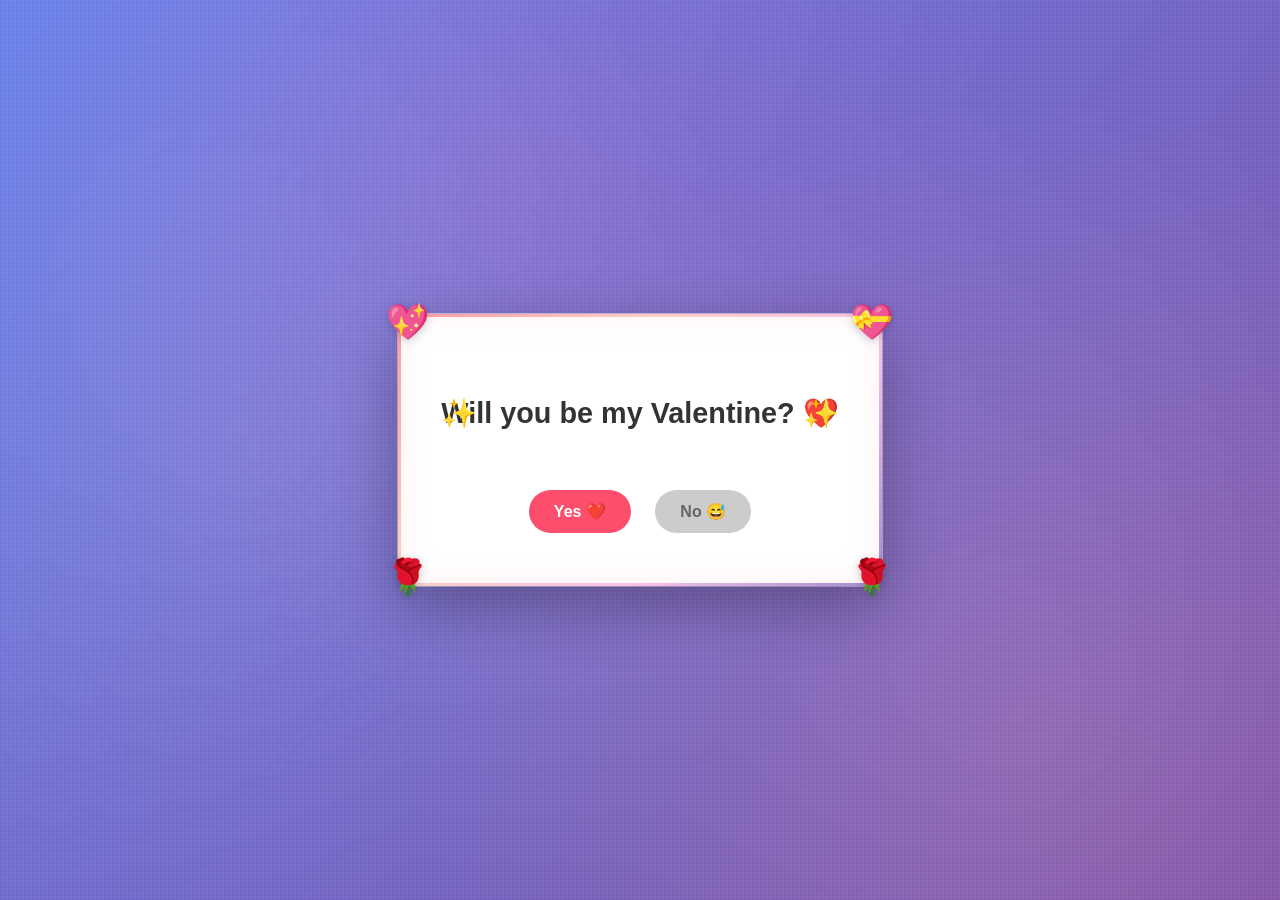
<file: index.html>
<!DOCTYPE html>
<html lang="en">
<head>
    <meta charset="UTF-8">
    <meta name="viewport" content="width=device-width, initial-scale=1.0">
    <title>Will You Be My Valentine? ❤️</title>
    <link rel="stylesheet" href="style.css">
</head>
<body>

<div class="card">
    <div class="card-decoration-left">🌹</div>
    <div class="card-decoration-right">🌹</div>
    <h1 id="question">Will you be my Valentine? ❤️</h1>
    <button id="yesBtn" aria-label="Say yes to being my Valentine">Yes ❤️</button>
    <button id="noBtn" aria-label="Decline (but you really shouldn't)">No 😅</button>
</div>

<script src="script.js"></script>
</body>
</html>
</file>
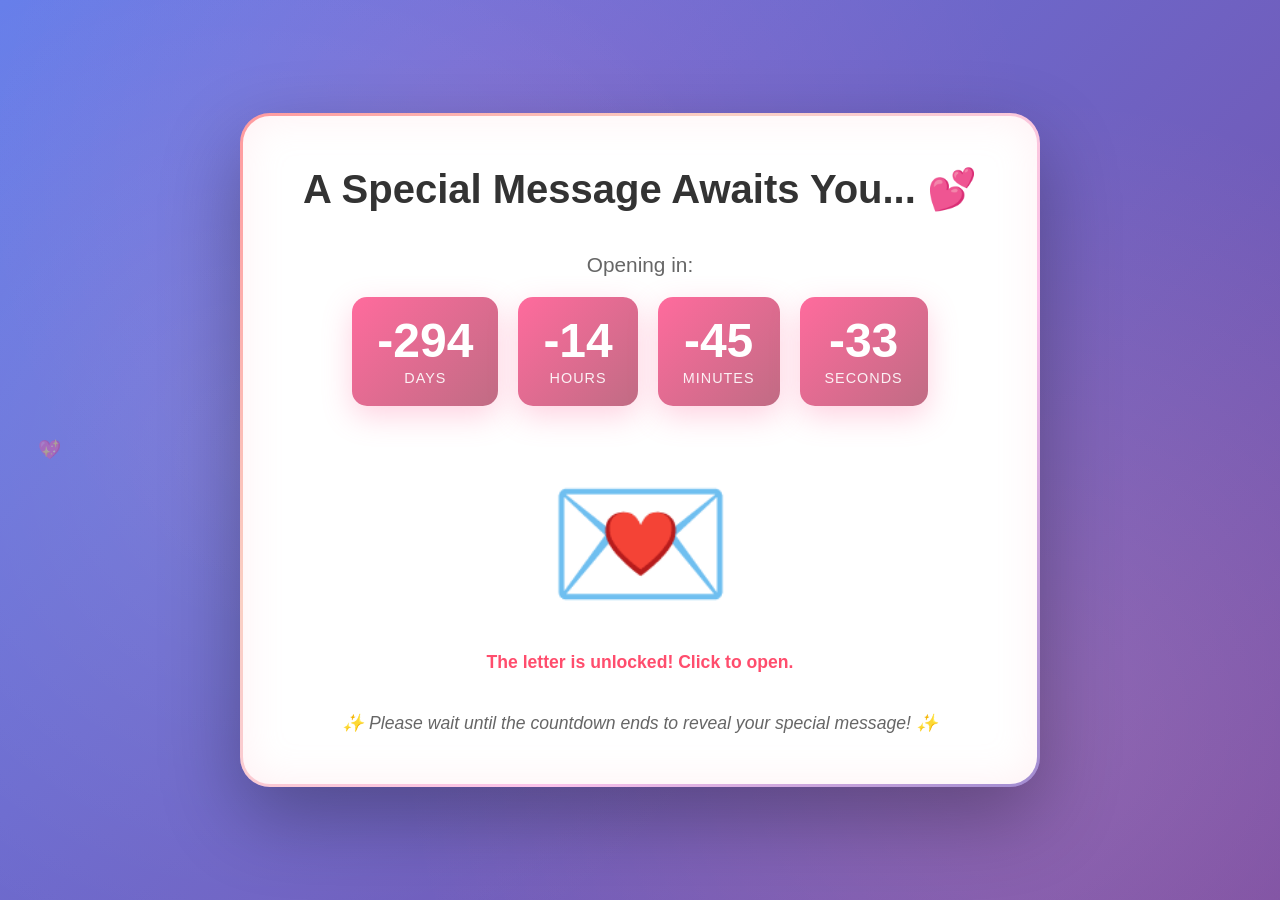
<file: countdown.html>
<!DOCTYPE html>
<html lang="en">
<head>
    <meta charset="UTF-8">
    <meta name="viewport" content="width=device-width, initial-scale=1.0">
    <title>A Special Message Awaits... 💌</title>
    <link rel="stylesheet" href="countdown-style.css">
</head>
<body>

<div class="container">
    <h1 class="title">A Special Message Awaits You... 💕</h1>
    
    <div class="countdown-section">
        <p class="countdown-label">Opening in:</p>
        <div class="countdown" id="countdown">
            <div class="time-box">
                <span class="time-value" id="days">00</span>
                <span class="time-label">Days</span>
            </div>
            <div class="time-box">
                <span class="time-value" id="hours">00</span>
                <span class="time-label">Hours</span>
            </div>
            <div class="time-box">
                <span class="time-value" id="minutes">00</span>
                <span class="time-label">Minutes</span>
            </div>
            <div class="time-box">
                <span class="time-value" id="seconds">00</span>
                <span class="time-label">Seconds</span>
            </div>
        </div>
    </div>

    <div class="letter-container">
        <div class="letter-wrapper" id="letterWrapper">
            <div class="lock-icon" id="lockIcon">🔒</div>
            <div class="letter-envelope" id="letterEnvelope">
                💌
            </div>
            <div class="lock-message" id="lockMessage">
                Locked until February 14, 2026 at 8:00 PM
            </div>
        </div>
    </div>

    <div class="hint-text">
        <p>✨ Please wait until the countdown ends to reveal your special message! ✨</p>
    </div>
</div>

<script src="countdown-script.js"></script>
</body>
</html>
</file>
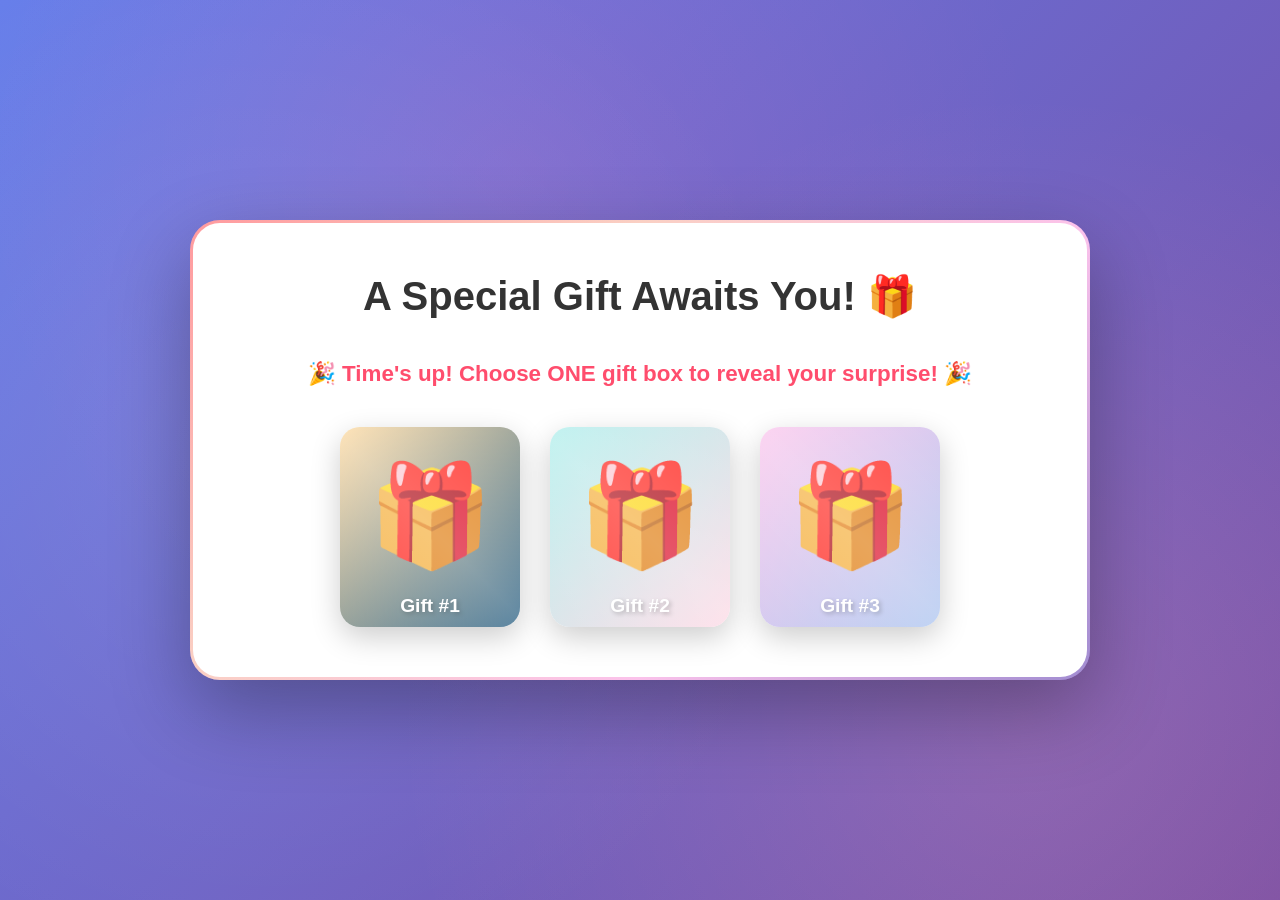
<file: gift-countdown.html>
<!DOCTYPE html>
<html lang="en">
<head>
    <meta charset="UTF-8">
    <meta name="viewport" content="width=device-width, initial-scale=1.0">
    <title>Choose Your Gift! 🎁</title>
    <link rel="stylesheet" href="gift-countdown-style.css">
</head>
<body>

<div class="container">
    <h1 class="title">A Special Gift Awaits You! 🎁</h1>
    
    <div class="countdown-section" id="countdownSection">
        <p class="countdown-label">Gift unlocks in:</p>
        <div class="countdown" id="countdown">
            <div class="time-box">
                <span class="time-value" id="hours">00</span>
                <span class="time-label">Hours</span>
            </div>
            <div class="time-box">
                <span class="time-value" id="minutes">00</span>
                <span class="time-label">Minutes</span>
            </div>
            <div class="time-box">
                <span class="time-value" id="seconds">00</span>
                <span class="time-label">Seconds</span>
            </div>
        </div>
        <div class="hint-text">
            <p>✨ Choose wisely when the time comes... or does it matter? 😏 ✨</p>
        </div>
    </div>

    <div class="gift-selection-section" id="giftSection" style="display: none;">
        <p class="selection-instruction">🎉 Time's up! Choose ONE gift box to reveal your surprise! 🎉</p>
        <div class="gift-boxes">
            <div class="gift-box" data-gift="1">
                <div class="gift-icon">🎁</div>
                <p class="gift-label">Gift #1</p>
                <div class="gift-shine"></div>
            </div>
            <div class="gift-box" data-gift="2">
                <div class="gift-icon">🎁</div>
                <p class="gift-label">Gift #2</p>
                <div class="gift-shine"></div>
            </div>
            <div class="gift-box" data-gift="3">
                <div class="gift-icon">🎁</div>
                <p class="gift-label">Gift #3</p>
                <div class="gift-shine"></div>
            </div>
        </div>
    </div>
</div>

<div class="voucher-section" id="voucherSection" style="display: none;">
    <div class="voucher-card" id="voucherCard">
        <div class="voucher-header">
            <h2>🎉 Congratulations! 🎉</h2>
            <div class="confetti-container"></div>
        </div>
        <div class="voucher-body">
            <div class="voucher-stamp">
                <div class="stamp-circle">
                    <span class="stamp-text">VALID</span>
                    <span class="stamp-icon">💕</span>
                </div>
            </div>
            <h3 class="voucher-title">✨ Date Voucher ✨</h3>
            <div class="voucher-content">
                <p class="voucher-main-text">
                    You've earned a <strong>Special Date Voucher</strong> for ONE amazing day with me! 💖
                </p>
                <div class="voucher-details">
                    <div class="detail-item">
                        <span class="detail-icon">📅</span>
                        <span class="detail-text"><strong>Valid:</strong> Within This Year</span>
                    </div>
                    <div class="detail-item">
                        <span class="detail-icon">⏰</span>
                        <span class="detail-text"><strong>Redeem:</strong> Saturday or Sunday or Holiday</span>
                    </div>
                    <div class="detail-item">
                        <span class="detail-icon">💑</span>
                        <span class="detail-text"><strong>Duration:</strong> Full Day Together</span>
                    </div>
                </div>
                <div class="voucher-code">
                    <p class="code-label">Voucher Code:</p>
                    <p class="code-value">LOVE2026</p>
                </div>
                <div class="voucher-instructions">
                    <p class="instruction-text">
                        📸 <strong>To Claim:</strong> Screenshot this voucher and send it to me! 
                    </p>
                    <p class="instruction-subtext">
                        Let me know which day works best for you! 💕
                    </p>
                </div>
            </div>
            <div class="voucher-footer">
                <p class="footer-note">Non-transferable • One-time use • Made with love ❤️</p>
                <p class="footer-date">Issued: February 13, 2026</p>
            </div>
        </div>
        <div class="button-container">
            <button class="continue-btn" id="continueBtn">Continue to Your Next Surprise 💌</button>
        </div>
    </div>
</div>

<script src="gift-countdown-script.js"></script>
</body>
</html>
</file>
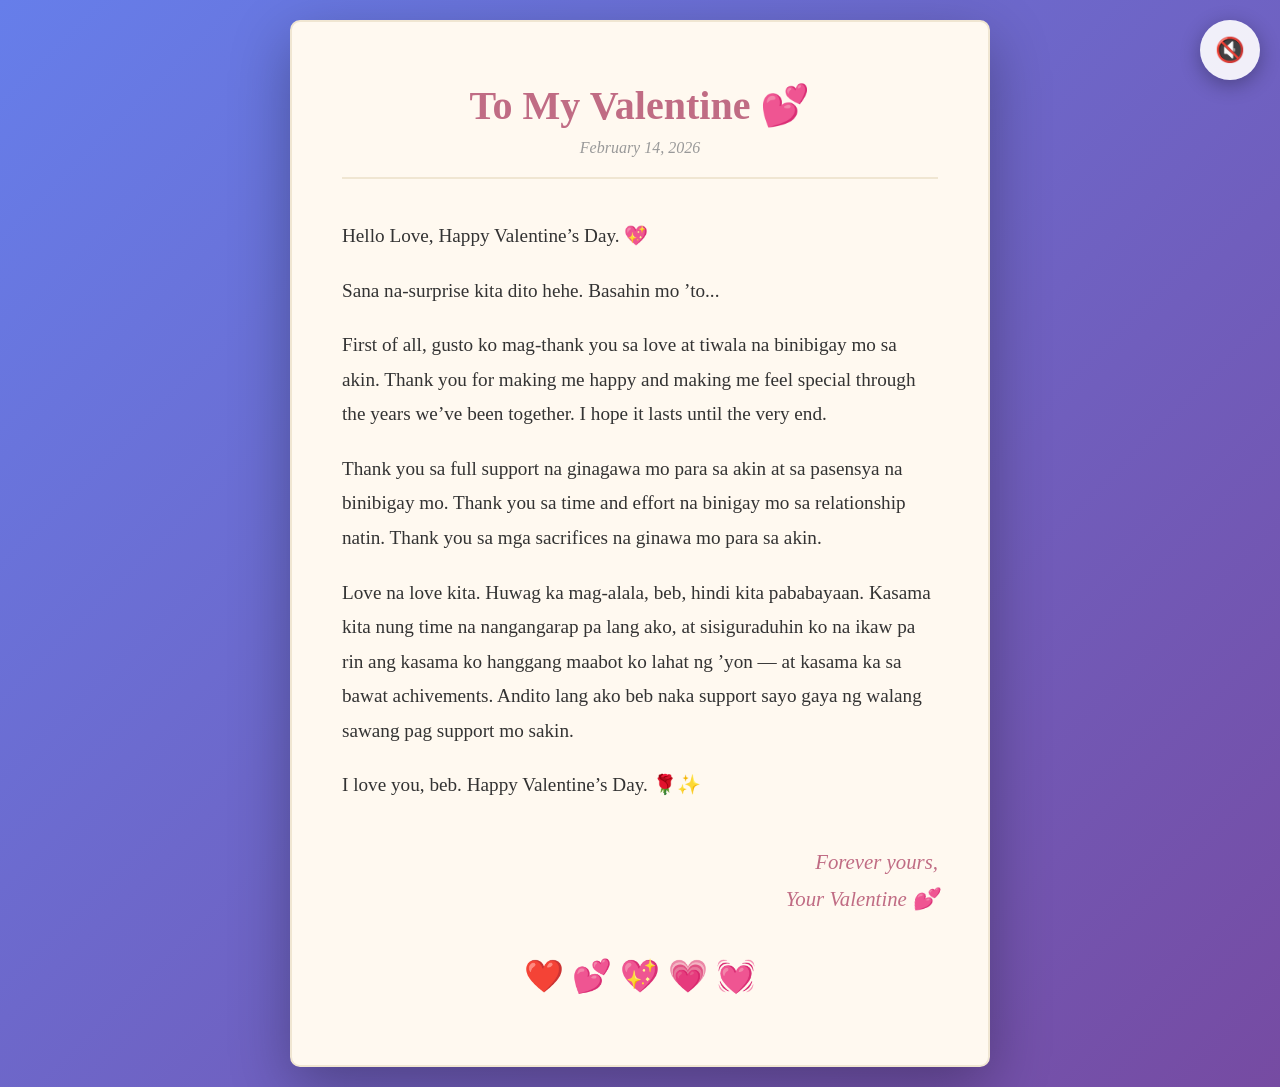
<file: letter.html>
<!DOCTYPE html>
<html lang="en">
<head>
    <meta charset="UTF-8">
    <meta name="viewport" content="width=device-width, initial-scale=1.0">
    <title>My Valentine's Letter 💕</title>
    <style>
        * {
            margin: 0;
            padding: 0;
            box-sizing: border-box;
        }

        body {
            min-height: 100vh;
            display: flex;
            justify-content: center;
            align-items: center;
            font-family: 'Georgia', serif;
            background: linear-gradient(135deg, #667eea 0%, #764ba2 25%, #f093fb 50%, #4facfe 75%, #00f2fe 100%);
            background-size: 400% 400%;
            animation: gradientShift 15s ease infinite;
            padding: 20px;
        }

        @keyframes gradientShift {
            0% { background-position: 0% 50%; }
            50% { background-position: 100% 50%; }
            100% { background-position: 0% 50%; }
        }

        /* Music Control Button */
        .music-control {
            position: fixed;
            top: 20px;
            right: 20px;
            background: rgba(255, 255, 255, 0.9);
            border: none;
            border-radius: 50%;
            width: 60px;
            height: 60px;
            font-size: 24px;
            cursor: pointer;
            box-shadow: 0 5px 20px rgba(0,0,0,0.3);
            transition: all 0.3s ease;
            z-index: 1000;
            display: flex;
            align-items: center;
            justify-content: center;
        }

        .music-control:hover {
            transform: scale(1.1);
            box-shadow: 0 8px 30px rgba(0,0,0,0.4);
        }

        .music-control.playing {
            animation: musicPulse 1s ease-in-out infinite;
        }

        @keyframes musicPulse {
            0%, 100% {
                box-shadow: 0 5px 20px rgba(255, 77, 109, 0.3);
            }
            50% {
                box-shadow: 0 5px 30px rgba(255, 77, 109, 0.6);
            }
        }

        .letter-container {
            background: #fff9f0;
            padding: 60px 50px;
            border-radius: 10px;
            box-shadow: 0 20px 60px rgba(0,0,0,0.3);
            max-width: 700px;
            width: 100%;
            border: 2px solid #f0e6d2;
            position: relative;
            animation: slideIn 0.8s ease-out;
        }

        @keyframes slideIn {
            from {
                opacity: 0;
                transform: translateY(50px);
            }
            to {
                opacity: 1;
                transform: translateY(0);
            }
        }

        .letter-header {
            text-align: center;
            margin-bottom: 40px;
            border-bottom: 2px solid #f0e6d2;
            padding-bottom: 20px;
        }

        .letter-header h1 {
            font-size: 2.5rem;
            color: #c06c84;
            margin-bottom: 10px;
        }

        .letter-date {
            font-size: 1rem;
            color: #999;
            font-style: italic;
        }

        .letter-content {
            font-size: 1.2rem;
            line-height: 1.8;
            color: #333;
            text-align: left;
        }

        .letter-content p {
            margin-bottom: 20px;
        }

        .signature {
            text-align: right;
            font-style: italic;
            margin-top: 40px;
            font-size: 1.3rem;
            color: #c06c84;
        }

        .hearts {
            text-align: center;
            font-size: 2rem;
            margin-top: 30px;
        }

        .music-note {
            position: fixed;
            font-size: 20px;
            pointer-events: none;
            animation: floatNote 4s ease-out forwards;
            z-index: 1;
        }

        @keyframes floatNote {
            0% {
                opacity: 1;
                transform: translateY(0) rotate(0deg);
            }
            100% {
                opacity: 0;
                transform: translateY(-100px) rotate(360deg);
            }
        }

        @media (max-width: 768px) {
            .letter-container {
                padding: 40px 30px;
            }

            .letter-header h1 {
                font-size: 2rem;
            }

            .letter-content {
                font-size: 1.1rem;
            }

            .music-control {
                width: 50px;
                height: 50px;
                font-size: 20px;
                top: 15px;
                right: 15px;
            }
        }

        /* Floating Pictures */
        .floating-picture {
            position: fixed;
            width: 120px;
            height: 120px;
            border-radius: 15px;
            object-fit: cover;
            box-shadow: 0 8px 20px rgba(0, 0, 0, 0.3);
            border: 4px solid rgba(255, 255, 255, 0.9);
            pointer-events: none;
            z-index: 5;
            opacity: 0;
            animation: floatPicture 20s ease-in-out infinite;
        }

        @keyframes floatPicture {
            0% {
                opacity: 0;
                transform: translateY(0) rotate(0deg);
            }
            10% {
                opacity: 0.9;
            }
            90% {
                opacity: 0.9;
            }
            100% {
                opacity: 0;
                transform: translateY(-30px) rotate(5deg);
            }
        }

        /* Position pictures on the sides to avoid overlap */
        .floating-picture.left {
            left: 50px;
        }

        .floating-picture.right {
            right: 50px;
        }

        .floating-picture.top {
            top: 80px;
        }

        .floating-picture.bottom {
            bottom: 80px;
        }

        @media (max-width: 768px) {
            .floating-picture {
                width: 80px;
                height: 80px;
                border-width: 3px;
            }

            .floating-picture.left {
                left: 20px;
            }

            .floating-picture.right {
                right: 20px;
            }
        }

        @media (max-width: 480px) {
            .letter-container {
                padding: 30px 20px;
            }

            .letter-header h1 {
                font-size: 1.6rem;
            }

            .letter-content {
                font-size: 1rem;
            }

            .signature {
                font-size: 1.1rem;
            }

            .music-control {
                width: 45px;
                height: 45px;
                font-size: 18px;
            }

            .floating-picture {
                width: 60px;
                height: 60px;
                border-width: 2px;
            }

            .floating-picture.left {
                left: 10px;
            }

            .floating-picture.right {
                right: 10px;
            }

            .floating-picture.top {
                top: 60px;
            }

            .floating-picture.bottom {
                bottom: 60px;
            }
        }
    </style>
</head>
<body>

<!-- Music Control Button -->
<button class="music-control playing" id="musicControl" title="Toggle music">
    🎵
</button>

<!-- Audio Element - Add your music file here -->
<audio id="backgroundMusic" loop>
    <!-- Replace with your music file path -->
    <source src="music/music.mp3" type="audio/mpeg">
    Your browser does not support the audio element.
</audio>

<div class="letter-container">
    <div class="letter-header">
        <h1>To My Valentine 💕</h1>
        <p class="letter-date">February 14, 2026</p>
    </div>

    <div class="letter-content">
        <p>Hello Love, Happy Valentine’s Day. 💖</p>

        <p>Sana na-surprise kita dito hehe. Basahin mo ’to...</p>

        <p>First of all, gusto ko mag-thank you sa love at tiwala na binibigay mo sa akin. Thank you for making me happy and making me feel special through the years we’ve been together. I hope it lasts until the very end.</p>

        <p>Thank you sa full support na ginagawa mo para sa akin at sa pasensya na binibigay mo. Thank you sa time and effort na binigay mo sa relationship natin. Thank you sa mga sacrifices na ginawa mo para sa akin.</p>

        <p>Love na love kita. Huwag ka mag-alala, beb, hindi kita pababayaan. Kasama kita nung time na nangangarap pa lang ako, at sisiguraduhin ko na ikaw pa rin ang kasama ko hanggang maabot ko lahat ng ’yon — at kasama ka sa bawat achivements. Andito lang ako beb naka support sayo gaya ng walang sawang pag support mo sakin.</p>

        <p>I love you, beb. Happy Valentine’s Day. 🌹✨</p>

        <div class="signature">
            Forever yours,<br>
            Your Valentine 💕
        </div>

        <div class="hearts">
            ❤️ 💕 💖 💗 💓
        </div>
    </div>
</div>

<script>
    const music = document.getElementById('backgroundMusic');
    const musicControl = document.getElementById('musicControl');
    let isPlaying = false;

    // Try to autoplay music when page loads
    window.addEventListener('load', () => {
        // Attempt to play (some browsers block autoplay)
        music.play().then(() => {
            isPlaying = true;
            musicControl.classList.add('playing');
            startMusicNotes();
        }).catch(() => {
            // Autoplay was blocked, user needs to click
            isPlaying = false;
            musicControl.classList.remove('playing');
            musicControl.textContent = '🔇';
        });
    });

    // Toggle music on button click
    musicControl.addEventListener('click', () => {
        if (isPlaying) {
            music.pause();
            musicControl.textContent = '🔇';
            musicControl.classList.remove('playing');
            isPlaying = false;
        } else {
            music.play();
            musicControl.textContent = '🎵';
            musicControl.classList.add('playing');
            isPlaying = true;
            startMusicNotes();
        }
    });

    // Create floating music notes
    function createMusicNote() {
        if (!isPlaying) return;
        
        const note = document.createElement('div');
        note.classList.add('music-note');
        const notes = ['I love you', '🎵', '🎶', '🎼', '🎤'];
        note.textContent = notes[Math.floor(Math.random() * notes.length)];
        note.style.left = Math.random() * 100 + 'vw';
        note.style.top = '100vh';
        
        document.body.appendChild(note);
        
        setTimeout(() => note.remove(), 4000);
    }

    // Start generating music notes
    let noteInterval;
    function startMusicNotes() {
        if (noteInterval) clearInterval(noteInterval);
        noteInterval = setInterval(createMusicNote, 2000);
    }

    // Stop music notes when music stops
    music.addEventListener('pause', () => {
        if (noteInterval) clearInterval(noteInterval);
    });

    // Set volume (0.0 to 1.0)
    music.volume = 0.5;

    // Create floating pictures
    function createFloatingPictures() {
        const totalPictures = 30; // photo1.jpg to photo30.jpg
        const pictureCount = 8; // Number of pictures to show at once
        
        // Define positions that won't overlap with the letter (corners and edges)
        const positions = [
            { position: 'left top', class: 'left top' },
            { position: 'left bottom', class: 'left bottom' },
            { position: 'right top', class: 'right top' },
            { position: 'right bottom', class: 'right bottom' },
        ];

        // Create pictures at different intervals
        for (let i = 0; i < pictureCount; i++) {
            setTimeout(() => {
                const pictureNum = Math.floor(Math.random() * totalPictures) + 1;
                const picture = document.createElement('img');
                picture.src = `pictures/photo${pictureNum}.jpg`;
                picture.classList.add('floating-picture');
                
                // Select a random position from corners/edges
                const pos = positions[i % positions.length];
                const posClasses = pos.class.split(' ');
                posClasses.forEach(cls => picture.classList.add(cls));
                
                // Add random vertical offset for variety
                const offset = Math.random() * 200;
                if (posClasses.includes('top')) {
                    picture.style.top = (80 + offset) + 'px';
                } else if (posClasses.includes('bottom')) {
                    picture.style.bottom = (80 + offset) + 'px';
                }
                
                // Random animation duration for variety
                picture.style.animationDuration = (15 + Math.random() * 10) + 's';
                picture.style.animationDelay = (Math.random() * 5) + 's';
                
                // Error handling for missing images
                picture.onerror = function() {
                    picture.remove();
                };
                
                document.body.appendChild(picture);
                
                // Replace with new picture after animation completes
                setTimeout(() => {
                    picture.remove();
                    // Create new picture
                    if (isPlaying || true) { // Always show pictures
                        createSingleFloatingPicture(positions);
                    }
                }, 20000);
            }, i * 2500); // Stagger initial appearance
        }
    }

    function createSingleFloatingPicture(positions) {
        const totalPictures = 30;
        const pictureNum = Math.floor(Math.random() * totalPictures) + 1;
        const picture = document.createElement('img');
        picture.src = `pictures/photo${pictureNum}.jpg`;
        picture.classList.add('floating-picture');
        
        const pos = positions[Math.floor(Math.random() * positions.length)];
        const posClasses = pos.class.split(' ');
        posClasses.forEach(cls => picture.classList.add(cls));
        
        const offset = Math.random() * 200;
        if (posClasses.includes('top')) {
            picture.style.top = (80 + offset) + 'px';
        } else if (posClasses.includes('bottom')) {
            picture.style.bottom = (80 + offset) + 'px';
        }
        
        picture.style.animationDuration = (15 + Math.random() * 10) + 's';
        picture.style.animationDelay = (Math.random() * 3) + 's';
        
        picture.onerror = function() {
            picture.remove();
        };
        
        document.body.appendChild(picture);
        
        setTimeout(() => {
            picture.remove();
            createSingleFloatingPicture(positions);
        }, 20000);
    }

    // Start creating floating pictures when page loads
    window.addEventListener('load', () => {
        createFloatingPictures();
    });
</script>

</body>
</html>
</file>
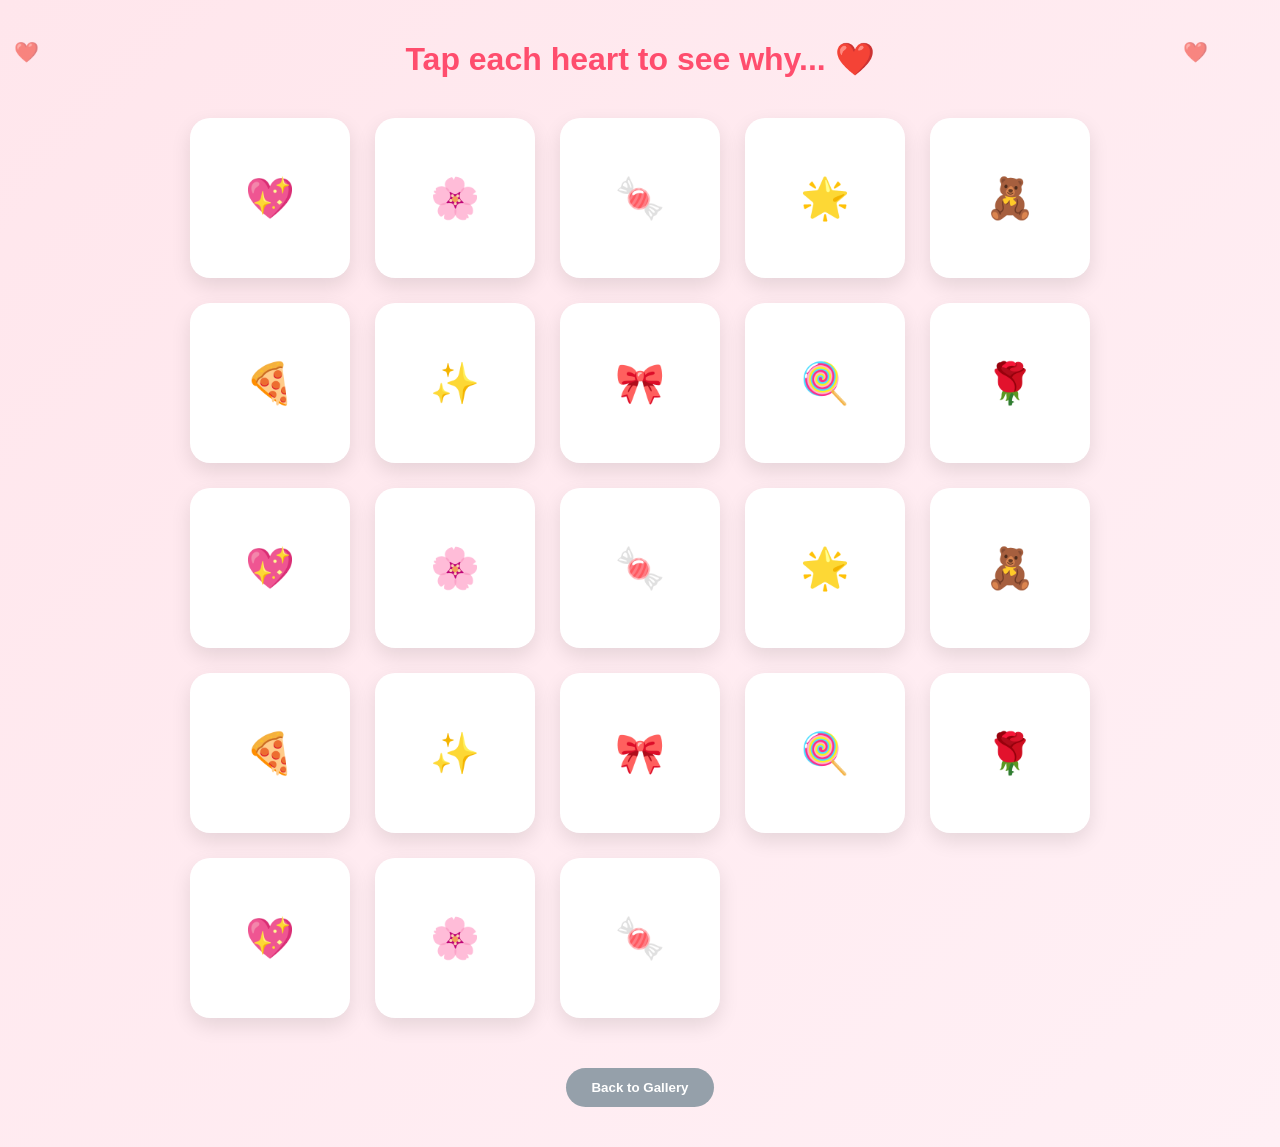
<file: reasons.html>
<!DOCTYPE html>
<html lang="en">
<head>
<meta charset="UTF-8">
<meta name="viewport" content="width=device-width, initial-scale=1.0">
<title>Bakit Kita Love? ❤️</title>

<style>
* {
    margin: 0;
    padding: 0;
    box-sizing: border-box;
}

body {
    font-family: 'Segoe UI', sans-serif;
    background: linear-gradient(135deg, #ffe6ec, #fff0f5);
    overflow-x: hidden;
    padding: 40px 20px;
    text-align: center;
    position: relative;
}

h1 {
    color: #ff4d6d;
    margin-bottom: 40px;
    animation: glow 2s infinite alternate;
}

@keyframes glow {
    from { text-shadow: 0 0 5px #ff4d6d; }
    to { text-shadow: 0 0 20px #ff85a2; }
}

/* Floating hearts background */
.heart-bg span {
    position: absolute;
    font-size: 20px;
    animation: floatUp linear infinite;
    opacity: 0.6;
}

@keyframes floatUp {
    from { transform: translateY(100vh); }
    to { transform: translateY(-10vh); }
}

.reasons-grid {
    display: grid;
    grid-template-columns: repeat(auto-fit, minmax(140px, 1fr));
    gap: 25px;
    max-width: 900px;
    margin: auto;
    perspective: 1000px;
}

.reason-card {
    height: 160px;
    border-radius: 20px;
    cursor: pointer;
    position: relative;
    transform-style: preserve-3d;
    transition: transform 0.6s ease;
}

.reason-card.revealed {
    transform: rotateY(180deg);
}

.card-face {
    position: absolute;
    width: 100%;
    height: 100%;
    border-radius: 20px;
    display: flex;
    align-items: center;
    justify-content: center;
    backface-visibility: hidden;
    -webkit-backface-visibility: hidden;
    padding: 15px;
}

.card-front {
    background: white;
    font-size: 40px;
    box-shadow: 0 8px 20px rgba(0,0,0,0.1);
}

.card-back {
    background: #ff4d6d;
    color: white;
    transform: rotateY(180deg);
    text-align: center;
    font-size: 14px;
}

@keyframes fadeIn {
    from { opacity: 0; transform: translateY(20px); }
    to { opacity: 1; transform: translateY(0); }
}


button {
    margin-top: 50px;
    padding: 12px 25px;
    border: none;
    border-radius: 30px;
    background: #95a0aa;
    color: white;
    font-weight: bold;
    cursor: pointer;
    transition: 0.3s;
}

button:hover {
    background: #7d8790;
    transform: scale(1.05);
}

.sparkle {
    position: absolute;
    font-size: 18px;
    animation: pop 0.6s ease forwards;
}

@keyframes pop {
    from { opacity: 1; transform: scale(0); }
    to { opacity: 0; transform: scale(2); }
}
</style>
</head>

<body>

<div class="heart-bg" id="heartBg"></div>
<h1>Tap each heart to see why... ❤️</h1>
<div class="reasons-grid" id="reasonsGrid"></div>
<button onclick="window.location.href='index.html'">Back to Gallery</button>

<script>
const loveReasons = [
"Your Genuine Kindness",
"Your Attitude",
"Your unyielding support",
"For making me laugh",
"Because you're so understanding",
"Because you're my best friend and my love",
"Because you support my dreams",
"Because you make me feel loved",
"Because you're thoughtful and caring",
"Because you're my favorite person",
"Because you're loyal and trustworthy",
"Because you're strong and brave",
"Because you're my partner in everything",
"Because you make me feel appreciated",
"Because you celebrate my wins with me",
"Because you're genuine and real",
"Because you make every moment memorable",
"Because you're my forever and always",
"Because you're irreplaceable",
"Because you're the LOML",
"Because you're my biggest cheerleader",
"Because I choose you every day",
"Because you're simply YOU"
];

const icons = ["💖","🌸","🍬","🌟","🧸","🍕","✨","🎀","🍭","🌹"];
const grid = document.getElementById('reasonsGrid');
let revealedCount = 0;

loveReasons.forEach((text, index) => {
    const card = document.createElement('div');
    card.className = 'reason-card';

    const front = document.createElement('div');
    front.className = 'card-face card-front';
    front.innerText = icons[index % icons.length];

    const back = document.createElement('div');
    back.className = 'card-face card-back';
    back.innerText = text;

    card.appendChild(front);
    card.appendChild(back);

    card.addEventListener("click", () => {
        card.classList.toggle("revealed");
    });

    grid.appendChild(card);
});
// Floating hearts generator
const heartBg = document.getElementById('heartBg');
setInterval(() => {
    const heart = document.createElement('span');
    heart.innerText = "❤️";
    heart.style.left = Math.random() * 100 + "vw";
    heart.style.animationDuration = (3 + Math.random() * 4) + "s";
    heartBg.appendChild(heart);
    setTimeout(() => heart.remove(), 7000);
}, 500);

// Sparkle effect
function createSparkle(card) {
    for(let i=0;i<6;i++){
        const sparkle = document.createElement("div");
        sparkle.className = "sparkle";
        sparkle.innerText = "✨";
        sparkle.style.left = Math.random()*100 + "%";
        sparkle.style.top = Math.random()*100 + "%";
        card.appendChild(sparkle);
        setTimeout(()=> sparkle.remove(),600);
    }
}

// Confetti effect
function launchConfetti() {
    for(let i=0;i<60;i++){
        const confetti = document.createElement("div");
        confetti.innerText = "🎉";
        confetti.style.position="fixed";
        confetti.style.left=Math.random()*100+"vw";
        confetti.style.top="-20px";
        confetti.style.fontSize="20px";
        confetti.style.animation="floatUp 3s linear forwards";
        document.body.appendChild(confetti);
        setTimeout(()=>confetti.remove(),3000);
    }
}
</script>

</body>
</html>
</file>
<file: style.css>
body {
    margin: 0;
    height: 100vh;
    display: flex;
    justify-content: center;
    align-items: center;
    font-family: 'Arial', sans-serif;
    background: linear-gradient(135deg, #667eea 0%, #764ba2 25%, #f093fb 50%, #4facfe 75%, #00f2fe 100%);
    background-size: 400% 400%;
    animation: gradientShift 15s ease infinite;
    overflow: hidden;
    position: relative;
}

body::before {
    content: '';
    position: absolute;
    top: 0;
    left: 0;
    width: 100%;
    height: 100%;
    background-image: 
        radial-gradient(circle at 20% 50%, rgba(255, 255, 255, 0.1) 0%, transparent 50%),
        radial-gradient(circle at 80% 80%, rgba(255, 182, 193, 0.2) 0%, transparent 50%),
        radial-gradient(circle at 40% 20%, rgba(255, 105, 180, 0.15) 0%, transparent 50%),
        radial-gradient(circle at 90% 30%, rgba(147, 112, 219, 0.1) 0%, transparent 50%);
    animation: floatingOrbs 20s ease-in-out infinite;
    z-index: 0;
}

body::after {
    content: '';
    position: absolute;
    top: 0;
    left: 0;
    width: 100%;
    height: 100%;
    background: 
        repeating-linear-gradient(90deg, transparent, transparent 2px, rgba(255, 255, 255, 0.03) 2px, rgba(255, 255, 255, 0.03) 4px),
        repeating-linear-gradient(0deg, transparent, transparent 2px, rgba(255, 255, 255, 0.03) 2px, rgba(255, 255, 255, 0.03) 4px);
    pointer-events: none;
    z-index: 0;
}

@keyframes gradientShift {
    0% { background-position: 0% 50%; }
    50% { background-position: 100% 50%; }
    100% { background-position: 0% 50%; }
}

@keyframes floatingOrbs {
    0%, 100% { 
        transform: translate(0, 0) scale(1);
        opacity: 1;
    }
    33% { 
        transform: translate(30px, -30px) scale(1.1);
        opacity: 0.8;
    }
    66% { 
        transform: translate(-20px, 20px) scale(0.9);
        opacity: 0.9;
    }
}

.card {
    text-align: center;
    background: rgba(255, 255, 255, 0.95);
    backdrop-filter: blur(10px);
    padding: 40px;
    border-radius: 20px;
    box-shadow: 
        0 20px 60px rgba(0,0,0,0.3), 
        0 0 0 1px rgba(255, 255, 255, 0.5),
        inset 0 0 30px rgba(255, 182, 193, 0.2);
    max-width: 90%;
    animation: slideIn 0.5s ease-out;
    position: relative;
    z-index: 10;
    overflow: visible;
    border: 3px solid transparent;
    background-image: 
        linear-gradient(white, white),
        linear-gradient(135deg, #ff9a9e, #fad0c4, #fbc2eb, #a18cd1);
    background-origin: border-box;
    background-clip: padding-box, border-box;
}

/* Decorative corner hearts */
.card::before {
    content: '💖';
    position: absolute;
    top: -15px;
    left: -15px;
    font-size: 35px;
    animation: heartBeat 1.5s ease-in-out infinite;
    filter: drop-shadow(0 2px 5px rgba(0,0,0,0.2));
}

.card::after {
    content: '💝';
    position: absolute;
    top: -15px;
    right: -15px;
    font-size: 35px;
    animation: heartBeat 1.5s ease-in-out infinite 0.3s;
    filter: drop-shadow(0 2px 5px rgba(0,0,0,0.2));
}

/* Bottom corner decorations */
.card-decoration-left {
    position: absolute;
    bottom: -15px;
    left: -15px;
    font-size: 35px;
    animation: heartBeat 1.5s ease-in-out infinite 0.6s;
    filter: drop-shadow(0 2px 5px rgba(0,0,0,0.2));
}

.card-decoration-right {
    position: absolute;
    bottom: -15px;
    right: -15px;
    font-size: 35px;
    animation: heartBeat 1.5s ease-in-out infinite 0.9s;
    filter: drop-shadow(0 2px 5px rgba(0,0,0,0.2));
}

@keyframes heartBeat {
    0%, 100% {
        transform: scale(1);
    }
    25% {
        transform: scale(1.2);
    }
    50% {
        transform: scale(1);
    }
}

@keyframes slideIn {
    from {
        transform: translateY(-50px);
        opacity: 0;
    }
    to {
        transform: translateY(0);
        opacity: 1;
    }
}

h1 {
    margin-bottom: 30px;
    color: #333;
    font-size: 1.8rem;
    position: relative;
    padding: 20px 0;
}

h1::before {
    content: '✨';
    position: absolute;
    left: 0;
    top: 50%;
    transform: translateY(-50%);
    animation: sparkle 2s ease-in-out infinite;
}

h1::after {
    content: '✨';
    position: absolute;
    right: 0;
    top: 50%;
    transform: translateY(-50%);
    animation: sparkle 2s ease-in-out infinite 1s;
}

@keyframes sparkle {
    0%, 100% {
        opacity: 1;
        transform: translateY(-50%) scale(1) rotate(0deg);
    }
    50% {
        opacity: 0.6;
        transform: translateY(-50%) scale(1.3) rotate(180deg);
    }
}

button {
    padding: 12px 25px;
    margin: 10px;
    border: none;
    border-radius: 25px;
    font-size: 16px;
    cursor: pointer;
    transition: all 0.3s ease;
    font-weight: bold;
}

button:hover {
    transform: scale(1.05);
    box-shadow: 0 5px 15px rgba(0,0,0,0.2);
}

#yesBtn {
    background: #ff4d6d;
    color: white;
    animation: pulse 2s ease-in-out infinite;
    position: relative;
    overflow: hidden;
}

#yesBtn::before {
    content: '';
    position: absolute;
    top: 50%;
    left: 50%;
    width: 0;
    height: 0;
    border-radius: 50%;
    background: rgba(255, 255, 255, 0.5);
    transform: translate(-50%, -50%);
    transition: width 0.6s, height 0.6s;
}

#yesBtn:hover::before {
    width: 300px;
    height: 300px;
}

@keyframes pulse {
    0%, 100% {
        box-shadow: 0 0 0 0 rgba(255, 77, 109, 0.7);
    }
    50% {
        box-shadow: 0 0 0 15px rgba(255, 77, 109, 0);
    }
}

#yesBtn:hover {
    background: #ff1744;
    animation: none;
    box-shadow: 0 0 30px rgba(255, 77, 109, 0.8);
}

#yesBtn:focus {
    outline: 3px solid #ff4d6d;
    outline-offset: 3px;
}

#noBtn {
    background: #cccccc;
    color: #666;
}

#noBtn:hover {
    background: #b8b8b8;
}

#noBtn:focus {
    outline: 3px solid #999;
    outline-offset: 3px;
}

.celebration {
    position: fixed;
    font-size: 40px;
    animation: float 3s linear forwards;
    pointer-events: none;
    z-index: 1000;
}

@keyframes float {
    0% {
        transform: translateY(100vh) rotate(0deg);
        opacity: 1;
    }
    100% {
        transform: translateY(-10vh) rotate(360deg);
        opacity: 0;
    }
}

.confetti {
    position: fixed;
    width: 10px;
    height: 10px;
    animation: confettiFall 3s linear forwards;
    pointer-events: none;
    z-index: 1000;
}

.sad-message {
    position: fixed;
    font-size: 18px;
    font-weight: bold;
    color: white;
    background: rgba(0, 0, 0, 0.7);
    padding: 15px 25px;
    border-radius: 25px;
    animation: messageFadeFloat 5s ease-out forwards;
    pointer-events: none;
    z-index: 1000;
    text-align: center;
    box-shadow: 0 5px 15px rgba(0, 0, 0, 0.3);
    max-width: 80%;
}

@keyframes messageFadeFloat {
    0% {
        transform: translateY(100vh) scale(0.5);
        opacity: 0;
    }
    20% {
        opacity: 1;
        transform: translateY(50vh) scale(1);
    }
    80% {
        opacity: 1;
        transform: translateY(30vh) scale(1);
    }
    100% {
        transform: translateY(-10vh) scale(0.8);
        opacity: 0;
    }
}

.sad-gif {
    position: fixed;
    width: 150px;
    height: 150px;
    object-fit: contain;
    animation: sadGifFloat 7s ease-in-out forwards;
    pointer-events: none;
    z-index: 999;
    opacity: 0.95;
}

@keyframes sadGifFloat {
    0% {
        transform: translateY(110vh) scale(0.6) rotate(-10deg);
        opacity: 0;
    }
    15% {
        opacity: 0.95;
    }
    85% {
        opacity: 0.95;
    }
    100% {
        transform: translateY(-10vh) scale(1.3) rotate(10deg);
        opacity: 0;
    }
}

.crying-emoji {
    position: fixed;
    animation: cryingFall 3s linear forwards;
    pointer-events: none;
    z-index: 998;
    filter: blur(0px);
}

@keyframes cryingFall {
    0% {
        transform: translateY(-10vh) rotate(0deg);
        opacity: 1;
    }
    100% {
        transform: translateY(110vh) rotate(360deg);
        opacity: 0;
    }
}

.broken-heart {
    position: fixed;
    font-size: 80px;
    animation: heartBreak 2s ease-out forwards;
    pointer-events: none;
    z-index: 1001;
    transform: translate(-50%, -50%);
}

@keyframes heartBreak {
    0% {
        transform: translate(-50%, -50%) scale(0) rotate(0deg);
        opacity: 0;
    }
    50% {
        transform: translate(-50%, -50%) scale(1.5) rotate(180deg);
        opacity: 1;
    }
    100% {
        transform: translate(-50%, -50%) scale(0.5) rotate(360deg);
        opacity: 0;
    }
}

.dark-overlay {
    position: fixed;
    top: 0;
    left: 0;
    width: 100%;
    height: 100%;
    background: rgba(0, 0, 0, 0.5);
    z-index: 997;
    opacity: 1;
    transition: opacity 0.5s ease;
    pointer-events: none;
}

@keyframes shake {
    0%, 100% { transform: translateX(0); }
    10%, 30%, 50%, 70%, 90% { transform: translateX(-10px); }
    20%, 40%, 60%, 80% { transform: translateX(10px); }
}

.bg-heart {
    position: fixed;
    pointer-events: none;
    z-index: 1;
    animation: floatUpSlow linear forwards;
}

@keyframes floatUpSlow {
    0% {
        transform: translateY(100vh) rotate(0deg);
    }
    100% {
        transform: translateY(-10vh) rotate(360deg);
    }
}

.button-trail {
    position: fixed;
    font-size: 20px;
    pointer-events: none;
    z-index: 998;
    animation: trailFade 1s ease-out forwards;
}

@keyframes trailFade {
    0% {
        opacity: 0.8;
        transform: scale(1);
    }
    100% {
        opacity: 0;
        transform: scale(0.3);
    }
}

@keyframes confettiFall {
    0% {
        transform: translateY(-10vh) rotate(0deg);
        opacity: 1;
    }
    100% {
        transform: translateY(100vh) rotate(720deg);
        opacity: 0;
    }
}

.success-message {
    color: white;
    text-align: center;
    font-size: 2.5rem;
    animation: fadeIn 1s ease-in;
    text-shadow: 2px 2px 10px rgba(0,0,0,0.3);
}

@keyframes fadeIn {
    from { opacity: 0; }
    to { opacity: 1; }
}

/* Mobile Responsiveness */
@media (max-width: 480px) {
    .card {
        padding: 30px 20px;
    }
    
    .card::before, .card::after,
    .card-decoration-left, .card-decoration-right {
        font-size: 25px;
    }
    
    h1 {
        font-size: 1.4rem;
        margin-bottom: 20px;
        padding: 15px 30px;
    }
    
    h1::before, h1::after {
        display: none; /* Hide sparkles on mobile for better readability */
    }
    
    button {
        font-size: 14px;
        padding: 10px 20px;
    }
    
    .celebration {
        font-size: 30px;
    }
    
    .success-message {
        font-size: 1.8rem;
        padding: 0 20px;
    }
    
    .sad-gif {
        width: 100px;
        height: 100px;
    }
    
    .sad-message {
        font-size: 14px;
        padding: 12px 20px;
        max-width: 90%;
    }
}
</file>
<file: countdown-style.css>
* {
    margin: 0;
    padding: 0;
    box-sizing: border-box;
}

body {
    margin: 0;
    min-height: 100vh;
    display: flex;
    justify-content: center;
    align-items: center;
    font-family: 'Arial', sans-serif;
    background: linear-gradient(135deg, #667eea 0%, #764ba2 25%, #f093fb 50%, #4facfe 75%, #00f2fe 100%);
    background-size: 400% 400%;
    animation: gradientShift 15s ease infinite;
    overflow-x: hidden;
    position: relative;
    padding: 20px;
}

body::before {
    content: '';
    position: absolute;
    top: 0;
    left: 0;
    width: 100%;
    height: 100%;
    background-image: 
        radial-gradient(circle at 20% 50%, rgba(255, 255, 255, 0.1) 0%, transparent 50%),
        radial-gradient(circle at 80% 80%, rgba(255, 182, 193, 0.2) 0%, transparent 50%),
        radial-gradient(circle at 40% 20%, rgba(255, 105, 180, 0.15) 0%, transparent 50%);
    animation: floatingOrbs 20s ease-in-out infinite;
    z-index: 0;
}

@keyframes gradientShift {
    0% { background-position: 0% 50%; }
    50% { background-position: 100% 50%; }
    100% { background-position: 0% 50%; }
}

@keyframes floatingOrbs {
    0%, 100% { 
        transform: translate(0, 0) scale(1);
    }
    33% { 
        transform: translate(30px, -30px) scale(1.1);
    }
    66% { 
        transform: translate(-20px, 20px) scale(0.9);
    }
}

.container {
    text-align: center;
    background: rgba(255, 255, 255, 0.95);
    backdrop-filter: blur(15px);
    padding: 50px 40px;
    border-radius: 30px;
    box-shadow: 
        0 30px 80px rgba(0,0,0,0.3),
        inset 0 0 40px rgba(255, 182, 193, 0.2);
    max-width: 800px;
    width: 100%;
    position: relative;
    z-index: 10;
    border: 3px solid transparent;
    background-image: 
        linear-gradient(white, white),
        linear-gradient(135deg, #ff9a9e, #fad0c4, #fbc2eb, #a18cd1);
    background-origin: border-box;
    background-clip: padding-box, border-box;
}

.title {
    font-size: 2.5rem;
    color: #333;
    margin-bottom: 40px;
    animation: fadeInDown 1s ease-out;
}

@keyframes fadeInDown {
    from {
        opacity: 0;
        transform: translateY(-30px);
    }
    to {
        opacity: 1;
        transform: translateY(0);
    }
}

.countdown-section {
    margin-bottom: 50px;
}

.countdown-label {
    font-size: 1.3rem;
    color: #666;
    margin-bottom: 20px;
    font-weight: 500;
}

.countdown {
    display: flex;
    justify-content: center;
    gap: 20px;
    flex-wrap: wrap;
    margin-bottom: 20px;
}

.time-box {
    background: linear-gradient(135deg, #ff6b9d, #c06c84);
    padding: 20px 25px;
    border-radius: 15px;
    min-width: 100px;
    box-shadow: 0 10px 30px rgba(255, 107, 157, 0.3);
    animation: pulse 2s ease-in-out infinite;
}

.time-value {
    display: block;
    font-size: 3rem;
    font-weight: bold;
    color: white;
    line-height: 1;
    margin-bottom: 5px;
}

.time-label {
    display: block;
    font-size: 0.9rem;
    color: rgba(255, 255, 255, 0.9);
    text-transform: uppercase;
    letter-spacing: 1px;
}

@keyframes pulse {
    0%, 100% {
        transform: scale(1);
    }
    50% {
        transform: scale(1.05);
    }
}

.letter-container {
    margin: 40px 0;
    position: relative;
}

.letter-wrapper {
    position: relative;
    display: inline-block;
    cursor: not-allowed;
    transition: all 0.3s ease;
}

.letter-wrapper.unlocked {
    cursor: pointer;
}

.letter-wrapper.unlocked:hover {
    transform: scale(1.1) rotate(5deg);
}

.letter-envelope {
    font-size: 150px;
    animation: float 3s ease-in-out infinite;
    filter: grayscale(100%);
    opacity: 0.5;
    transition: all 0.5s ease;
}

.letter-wrapper.unlocked .letter-envelope {
    filter: grayscale(0%);
    opacity: 1;
    animation: float 3s ease-in-out infinite, glow 2s ease-in-out infinite;
}

@keyframes float {
    0%, 100% {
        transform: translateY(0px);
    }
    50% {
        transform: translateY(-20px);
    }
}

@keyframes glow {
    0%, 100% {
        filter: drop-shadow(0 0 10px rgba(255, 182, 193, 0.5));
    }
    50% {
        filter: drop-shadow(0 0 30px rgba(255, 105, 180, 0.8));
    }
}

.lock-icon {
    position: absolute;
    top: 50%;
    left: 50%;
    transform: translate(-50%, -50%);
    font-size: 60px;
    animation: shake 0.5s ease-in-out infinite;
    z-index: 10;
    transition: all 0.5s ease;
}

.letter-wrapper.unlocked .lock-icon {
    opacity: 0;
    transform: translate(-50%, -50%) scale(0);
}

@keyframes shake {
    0%, 100% { transform: translate(-50%, -50%) rotate(0deg); }
    25% { transform: translate(-50%, -50%) rotate(-5deg); }
    75% { transform: translate(-50%, -50%) rotate(5deg); }
}

.lock-message {
    margin-top: 20px;
    font-size: 1.1rem;
    color: #999;
    font-style: italic;
    transition: all 0.5s ease;
}

.letter-wrapper.unlocked .lock-message {
    color: #ff4d6d;
    font-weight: bold;
    font-style: normal;
}

.hint-text {
    margin-top: 30px;
    font-size: 1.1rem;
    color: #666;
    font-style: italic;
    animation: fadeIn 2s ease-out;
}

@keyframes fadeIn {
    from { opacity: 0; }
    to { opacity: 1; }
}

/* Sparkle effect */
.sparkle {
    position: fixed;
    font-size: 20px;
    pointer-events: none;
    animation: sparkleFloat 2s ease-out forwards;
    z-index: 1000;
}

@keyframes sparkleFloat {
    0% {
        opacity: 1;
        transform: translateY(0) scale(0);
    }
    50% {
        opacity: 1;
        transform: translateY(-50px) scale(1);
    }
    100% {
        opacity: 0;
        transform: translateY(-100px) scale(0.5);
    }
}

/* Unlocked celebration effect */
.celebration-burst {
    position: fixed;
    font-size: 30px;
    pointer-events: none;
    animation: burstOut 1s ease-out forwards;
    z-index: 1000;
}

@keyframes burstOut {
    0% {
        opacity: 1;
        transform: translate(-50%, -50%) scale(0);
    }
    100% {
        opacity: 0;
        transform: translate(-50%, -50%) scale(3);
    }
}

/* Mobile Responsiveness */
@media (max-width: 768px) {
    .container {
        padding: 40px 25px;
    }
    
    .title {
        font-size: 1.8rem;
    }
    
    .time-box {
        min-width: 80px;
        padding: 15px 20px;
    }
    
    .time-value {
        font-size: 2.2rem;
    }
    
    .time-label {
        font-size: 0.8rem;
    }
    
    .letter-envelope {
        font-size: 100px;
    }
    
    .lock-icon {
        font-size: 40px;
    }
    
    .countdown {
        gap: 10px;
    }
}

@media (max-width: 480px) {
    .container {
        padding: 30px 20px;
    }
    
    .title {
        font-size: 1.5rem;
        margin-bottom: 30px;
    }
    
    .countdown-label {
        font-size: 1.1rem;
    }
    
    .time-box {
        min-width: 70px;
        padding: 12px 15px;
    }
    
    .time-value {
        font-size: 1.8rem;
    }
    
    .letter-envelope {
        font-size: 80px;
    }
    
    .hint-text {
        font-size: 0.95rem;
    }
}
</file>
<file: gift-countdown-style.css>
* {
    margin: 0;
    padding: 0;
    box-sizing: border-box;
}

body {
    margin: 0;
    min-height: 100vh;
    display: flex;
    justify-content: center;
    align-items: center;
    font-family: 'Arial', sans-serif;
    background: linear-gradient(135deg, #667eea 0%, #764ba2 25%, #f093fb 50%, #4facfe 75%, #00f2fe 100%);
    background-size: 400% 400%;
    animation: gradientShift 15s ease infinite;
    overflow-x: hidden;
    position: relative;
    padding: 20px;
}

body::before {
    content: '';
    position: absolute;
    top: 0;
    left: 0;
    width: 100%;
    height: 100%;
    background-image: 
        radial-gradient(circle at 20% 50%, rgba(255, 255, 255, 0.1) 0%, transparent 50%),
        radial-gradient(circle at 80% 80%, rgba(255, 182, 193, 0.2) 0%, transparent 50%),
        radial-gradient(circle at 40% 20%, rgba(255, 105, 180, 0.15) 0%, transparent 50%);
    animation: floatingOrbs 20s ease-in-out infinite;
    z-index: 0;
}

@keyframes gradientShift {
    0% { background-position: 0% 50%; }
    50% { background-position: 100% 50%; }
    100% { background-position: 0% 50%; }
}

@keyframes floatingOrbs {
    0%, 100% { 
        transform: translate(0, 0) scale(1);
    }
    33% { 
        transform: translate(30px, -30px) scale(1.1);
    }
    66% { 
        transform: translate(-20px, 20px) scale(0.9);
    }
}

.container {
    text-align: center;
    background: rgba(255, 255, 255, 0.95);
    backdrop-filter: blur(15px);
    padding: 50px 40px;
    border-radius: 30px;
    box-shadow: 0 30px 80px rgba(0,0,0,0.3);
    max-width: 900px;
    width: 100%;
    position: relative;
    z-index: 10;
    border: 3px solid transparent;
    background-image: 
        linear-gradient(white, white),
        linear-gradient(135deg, #ff9a9e, #fad0c4, #fbc2eb, #a18cd1);
    background-origin: border-box;
    background-clip: padding-box, border-box;
}

.title {
    font-size: 2.5rem;
    color: #333;
    margin-bottom: 40px;
    animation: fadeInDown 1s ease-out;
}

@keyframes fadeInDown {
    from {
        opacity: 0;
        transform: translateY(-30px);
    }
    to {
        opacity: 1;
        transform: translateY(0);
    }
}

.countdown-section {
    margin-bottom: 30px;
}

.countdown-label {
    font-size: 1.3rem;
    color: #666;
    margin-bottom: 20px;
    font-weight: 500;
}

.countdown {
    display: flex;
    justify-content: center;
    gap: 20px;
    flex-wrap: wrap;
    margin-bottom: 20px;
}

.time-box {
    background: linear-gradient(135deg, #ff6b9d, #c06c84);
    padding: 20px 25px;
    border-radius: 15px;
    min-width: 100px;
    box-shadow: 0 10px 30px rgba(255, 107, 157, 0.3);
    animation: pulse 2s ease-in-out infinite;
}

.time-value {
    display: block;
    font-size: 3rem;
    font-weight: bold;
    color: white;
    line-height: 1;
    margin-bottom: 5px;
}

.time-label {
    display: block;
    font-size: 0.9rem;
    color: rgba(255, 255, 255, 0.9);
    text-transform: uppercase;
    letter-spacing: 1px;
}

@keyframes pulse {
    0%, 100% {
        transform: scale(1);
    }
    50% {
        transform: scale(1.05);
    }
}

.hint-text {
    margin-top: 30px;
    font-size: 1.1rem;
    color: #666;
    font-style: italic;
}

.gift-selection-section {
    animation: fadeIn 1s ease-out;
}

@keyframes fadeIn {
    from { opacity: 0; }
    to { opacity: 1; }
}

.selection-instruction {
    font-size: 1.4rem;
    color: #ff4d6d;
    margin-bottom: 40px;
    font-weight: bold;
    animation: bounce 2s ease-in-out infinite;
}

@keyframes bounce {
    0%, 100% { transform: translateY(0); }
    50% { transform: translateY(-10px); }
}

.gift-boxes {
    display: flex;
    justify-content: center;
    gap: 30px;
    flex-wrap: wrap;
}

.gift-box {
    position: relative;
    width: 180px;
    height: 200px;
    background: linear-gradient(135deg, #ffd89b 0%, #19547b 100%);
    border-radius: 20px;
    cursor: pointer;
    transition: all 0.3s ease;
    box-shadow: 0 10px 30px rgba(0,0,0,0.2);
    overflow: hidden;
    animation: float 3s ease-in-out infinite;
}

.gift-box:nth-child(2) {
    animation-delay: 0.5s;
    background: linear-gradient(135deg, #a8edea 0%, #fed6e3 100%);
}

.gift-box:nth-child(3) {
    animation-delay: 1s;
    background: linear-gradient(135deg, #fbc2eb 0%, #a6c1ee 100%);
}

@keyframes float {
    0%, 100% {
        transform: translateY(0);
    }
    50% {
        transform: translateY(-15px);
    }
}

.gift-box:hover {
    transform: scale(1.1) rotate(5deg);
    box-shadow: 0 15px 40px rgba(0,0,0,0.3);
}

.gift-icon {
    font-size: 100px;
    margin-top: 30px;
    animation: spin 4s linear infinite;
}

@keyframes spin {
    0% { transform: rotate(0deg); }
    100% { transform: rotate(360deg); }
}

.gift-box:hover .gift-icon {
    animation: wiggle 0.5s ease-in-out;
}

@keyframes wiggle {
    0%, 100% { transform: rotate(0deg); }
    25% { transform: rotate(-10deg); }
    75% { transform: rotate(10deg); }
}

.gift-label {
    font-size: 1.2rem;
    color: white;
    font-weight: bold;
    margin-top: 20px;
    text-shadow: 2px 2px 4px rgba(0,0,0,0.3);
}

.gift-shine {
    position: absolute;
    top: -50%;
    left: -50%;
    width: 200%;
    height: 200%;
    background: linear-gradient(45deg, transparent, rgba(255,255,255,0.3), transparent);
    animation: shine 3s infinite;
}

@keyframes shine {
    0% { transform: translateX(-100%) translateY(-100%) rotate(45deg); }
    100% { transform: translateX(100%) translateY(100%) rotate(45deg); }
}

.voucher-section {
    display: none;
    position: fixed;
    top: 0;
    left: 0;
    width: 100%;
    min-height: 100vh;
    background: linear-gradient(135deg, #667eea 0%, #764ba2 25%, #f093fb 50%, #4facfe 75%, #00f2fe 100%);
    background-size: 400% 400%;
    animation: gradientShift 15s ease infinite;
    padding: 20px;
    overflow-y: auto;
    z-index: 2000;
    justify-content: center;
    align-items: center;
}

.voucher-card {
    background: white;
    padding: 0;
    border-radius: 20px;
    max-width: 500px;
    width: 100%;
    box-shadow: 0 20px 60px rgba(0,0,0,0.5);
    animation: slideUp 0.5s ease-out;
    position: relative;
    margin: 20px auto;
    opacity: 1;
    visibility: visible;
}

@keyframes slideUp {
    from {
        opacity: 0;
        transform: translateY(50px);
    }
    to {
        opacity: 1;
        transform: translateY(0);
    }
}

.voucher-header {
    background: linear-gradient(135deg, #ff6b9d, #c06c84);
    color: white;
    padding: 20px;
    text-align: center;
    position: relative;
}

.voucher-header h2 {
    font-size: 1.5rem;
    margin: 0;
}

.voucher-body {
    padding: 20px 20px;
    position: relative;
}

.voucher-stamp {
    position: absolute;
    top: 5px;
    right: 5px;
    transform: rotate(15deg);
}

.stamp-circle {
    width: 50px;
    height: 50px;
    border: 2px dashed #ff4d6d;
    border-radius: 50%;
    display: flex;
    flex-direction: column;
    align-items: center;
    justify-content: center;
    background: rgba(255, 77, 109, 0.1);
    animation: stampPulse 2s ease-in-out infinite;
}

@keyframes stampPulse {
    0%, 100% { transform: scale(1); }
    50% { transform: scale(1.05); }
}

.stamp-text {
    font-size: 0.6rem;
    font-weight: bold;
    color: #ff4d6d;
}

.stamp-icon {
    font-size: 1.2rem;
}

.voucher-title {
    font-size: 1.5rem;
    color: #ff4d6d;
    margin-bottom: 12px;
    text-align: center;
}

.voucher-content {
    color: #333;
    line-height: 1.6;
}

.voucher-main-text {
    font-size: 1rem;
    margin-bottom: 15px;
    text-align: center;
}

.voucher-details {
    background: #f8f9fa;
    padding: 12px;
    border-radius: 10px;
    margin: 12px 0;
}

.detail-item {
    display: flex;
    align-items: center;
    margin: 8px 0;
    font-size: 0.95rem;
}

.detail-icon {
    font-size: 1.2rem;
    margin-right: 10px;
}

.voucher-code {
    background: linear-gradient(135deg, #667eea, #764ba2);
    color: white;
    padding: 12px;
    border-radius: 8px;
    margin: 12px 0;
    text-align: center;
}

.code-label {
    font-size: 0.75rem;
    opacity: 0.9;
    margin-bottom: 3px;
}

.code-value {
    font-size: 1.5rem;
    font-weight: bold;
    letter-spacing: 2px;
    font-family: 'Courier New', monospace;
}

.voucher-instructions {
    background: #fff3cd;
    border-left: 3px solid #ffc107;
    padding: 10px;
    border-radius: 5px;
    margin: 12px 0;
}

.instruction-text {
    font-size: 0.9rem;
    margin-bottom: 5px;
}

.instruction-subtext {
    font-size: 0.85rem;
    color: #666;
}

.voucher-footer {
    border-top: 2px dashed #ddd;
    padding-top: 10px;
    margin-top: 12px;
    text-align: center;
    font-size: 0.75rem;
    color: #999;
}

.footer-note {
    margin-bottom: 3px;
}

.button-container {
    display: flex;
    flex-direction: column;
    gap: 0;
}

.continue-btn {
    width: 100%;
    padding: 12px;
    background: #ff4d6d;
    color: white;
    border: none;
    border-radius: 0 0 20px 20px;
    font-size: 0.95rem;
    cursor: pointer;
    transition: background 0.3s ease;
    font-weight: bold;
}

.continue-btn:hover {
    background: #ff1744;
}

.confetti-container {
    position: absolute;
    top: 0;
    left: 0;
    width: 100%;
    height: 100%;
    pointer-events: none;
}

@keyframes giftOpen {
    0% {
        transform: scale(1) rotate(0deg);
    }
    50% {
        transform: scale(1.2) rotate(10deg);
    }
    100% {
        transform: scale(0) rotate(360deg);
        opacity: 0;
    }
}

@keyframes confettiFall {
    0% {
        transform: translateY(0) rotate(0deg);
        opacity: 1;
    }
    100% {
        transform: translateY(100vh) rotate(720deg);
        opacity: 0;
    }
}

@keyframes voucherConfetti {
    0% {
        transform: scale(0) translateY(0);
        opacity: 1;
    }
    50% {
        transform: scale(1.5) translateY(-50px);
        opacity: 1;
    }
    100% {
        transform: scale(1) translateY(50px);
        opacity: 0;
    }
}

@media (max-width: 768px) {
    .container {
        padding: 40px 25px;
    }
    
    .title {
        font-size: 2rem;
    }
    
    .time-box {
        min-width: 80px;
        padding: 15px 20px;
    }
    
    .time-value {
        font-size: 2.2rem;
    }
    
    .gift-box {
        width: 150px;
        height: 170px;
    }
    
    .gift-icon {
        font-size: 80px;
    }
    
    .voucher-section {
        padding: 15px;
    }
    
    .voucher-card {
        width: 100%;
        margin: 10px auto;
    }
    
    .voucher-header {
        padding: 20px;
    }
    
    .voucher-header h2 {
        font-size: 1.6rem;
    }
    
    .voucher-body {
        padding: 25px 20px;
    }
    
    .voucher-stamp {
        right: 10px;
        top: 10px;
    }
    
    .stamp-circle {
        width: 55px;
        height: 55px;
        border-width: 2px;
    }
    
    .stamp-text {
        font-size: 0.55rem;
    }
    
    .stamp-icon {
        font-size: 1.1rem;
    }
    
    .voucher-title {
        font-size: 1.6rem;
    }
    
    .voucher-main-text {
        font-size: 1.05rem;
    }
}

@media (max-width: 480px) {
    .title {
        font-size: 1.6rem;
    }
    
    .gift-boxes {
        gap: 15px;
    }
    
    .gift-box {
        width: 120px;
        height: 150px;
    }
    
    .gift-icon {
        font-size: 60px;
        margin-top: 20px;
    }
    
    .gift-label {
        font-size: 1rem;
    }
    
    .voucher-section {
        padding: 10px;
    }
    
    .voucher-header {
        padding: 15px;
    }
    
    .voucher-header h2 {
        font-size: 1.4rem;
    }
    
    .voucher-body {
        padding: 20px 15px;
    }
    
    .voucher-title {
        font-size: 1.4rem;
        margin-bottom: 15px;
    }
    
    .code-value {
        font-size: 1.6rem;
        letter-spacing: 2px;
    }
    
    .detail-item {
        font-size: 0.95rem;
        margin: 10px 0;
    }
    
    .detail-icon {
        font-size: 1.3rem;
        margin-right: 12px;
    }
    
    .voucher-main-text {
        font-size: 1rem;
        margin-bottom: 20px;
    }
    
    .instruction-text {
        font-size: 0.95rem;
    }
    
    .instruction-subtext {
        font-size: 0.9rem;
    }
    
    .continue-btn {
        padding: 12px;
        font-size: 0.9rem;
    }
    
    .voucher-footer {
        font-size: 0.8rem;
        padding-top: 12px;
        margin-top: 15px;
    }
}
</file>
